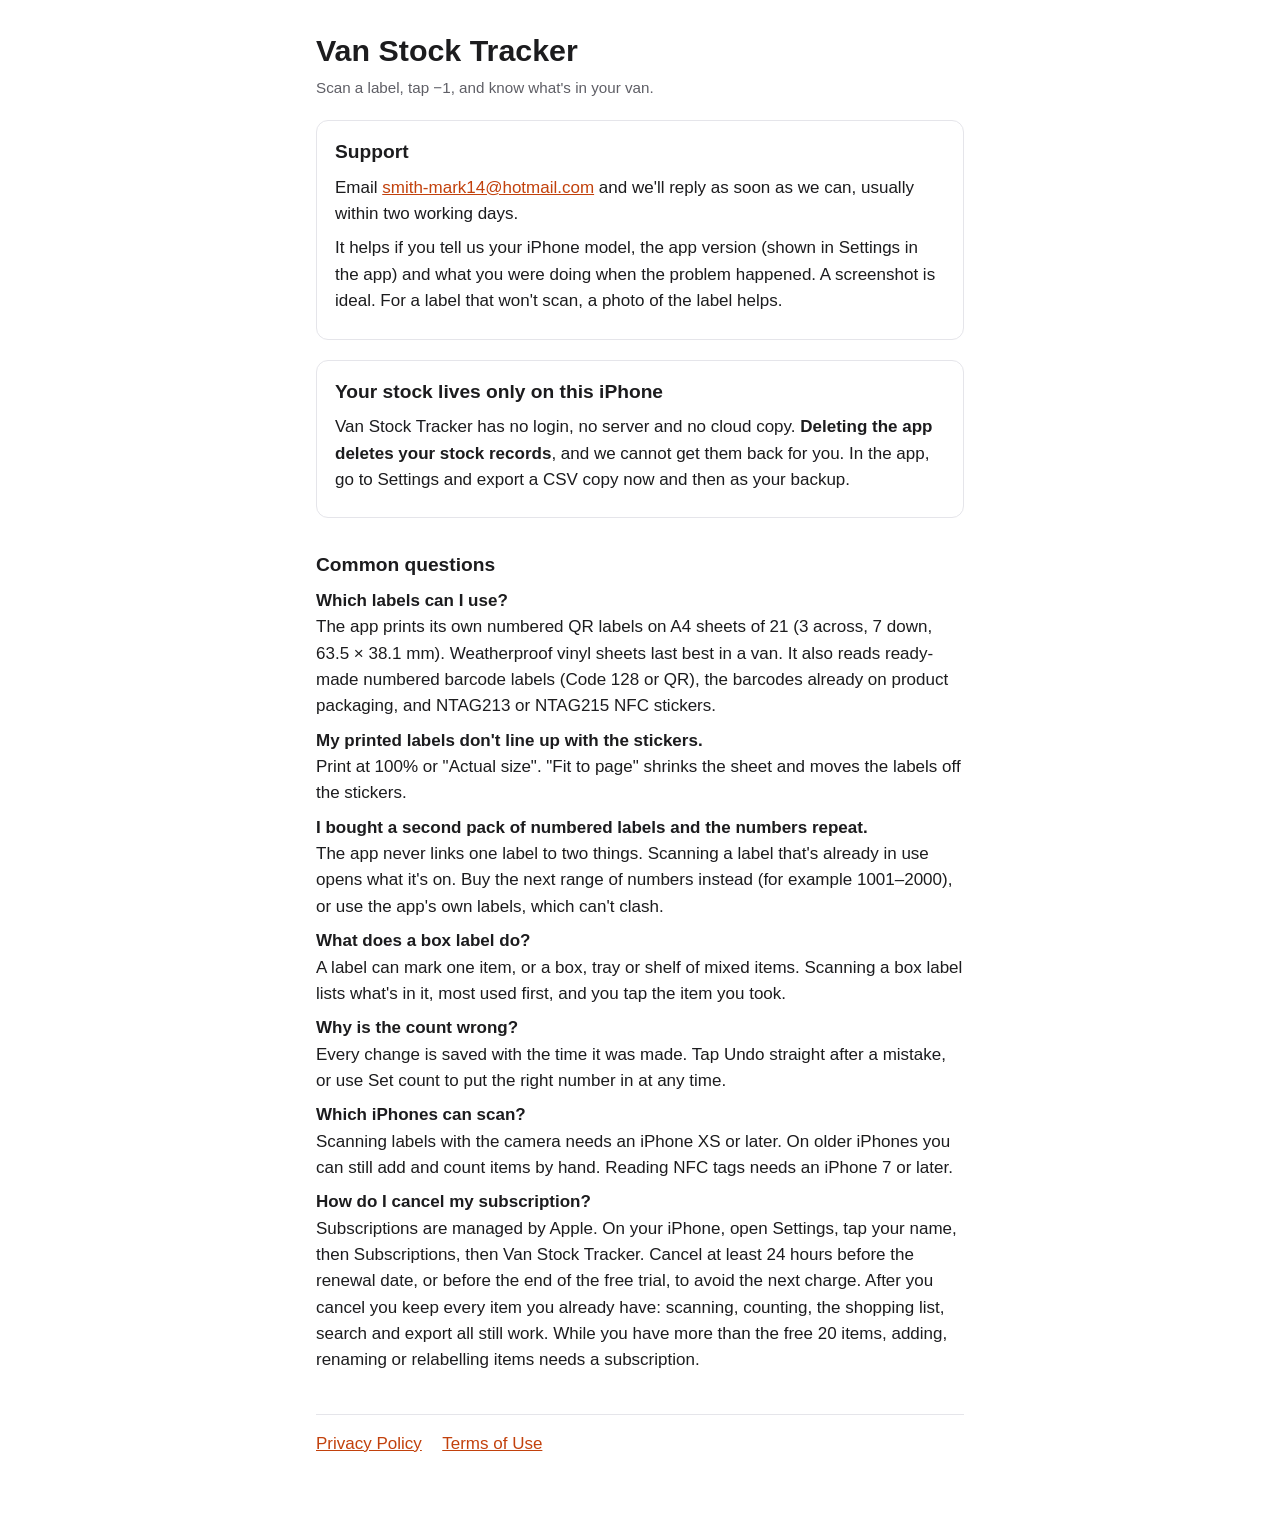
<file: index.html>
<!DOCTYPE html>
<html lang="en-GB">
<head>
<meta charset="utf-8">
<meta name="viewport" content="width=device-width, initial-scale=1">
<title>Van Stock Tracker Support</title>
<link rel="stylesheet" href="style.css">
</head>
<body>
<main>
  <h1>Van Stock Tracker</h1>
  <p class="muted">Scan a label, tap &minus;1, and know what's in your van.</p>

  <div class="card">
    <h2 style="margin-top:0">Support</h2>
    <p>Email <a href="mailto:smith-mark14@hotmail.com?subject=Van%20Stock%20Tracker">smith-mark14@hotmail.com</a>
       and we'll reply as soon as we can, usually within two working days.</p>
    <p>It helps if you tell us your iPhone model, the app version (shown in Settings in the app) and what you were
       doing when the problem happened. A screenshot is ideal. For a label that won't scan, a photo of the label helps.</p>
  </div>

  <div class="card">
    <h2 style="margin-top:0">Your stock lives only on this iPhone</h2>
    <p>Van Stock Tracker has no login, no server and no cloud copy. <strong>Deleting the app deletes your stock
    records</strong>, and we cannot get them back for you. In the app, go to Settings and export a CSV copy now and
    then as your backup.</p>
  </div>

  <h2>Common questions</h2>

  <p><strong>Which labels can I use?</strong><br>
  The app prints its own numbered QR labels on A4 sheets of 21 (3 across, 7 down, 63.5 &times; 38.1 mm). Weatherproof
  vinyl sheets last best in a van. It also reads ready-made numbered barcode labels (Code 128 or QR), the barcodes
  already on product packaging, and NTAG213 or NTAG215 NFC stickers.</p>

  <p><strong>My printed labels don't line up with the stickers.</strong><br>
  Print at 100% or "Actual size". "Fit to page" shrinks the sheet and moves the labels off the stickers.</p>

  <p><strong>I bought a second pack of numbered labels and the numbers repeat.</strong><br>
  The app never links one label to two things. Scanning a label that's already in use opens what it's on. Buy the next
  range of numbers instead (for example 1001&ndash;2000), or use the app's own labels, which can't clash.</p>

  <p><strong>What does a box label do?</strong><br>
  A label can mark one item, or a box, tray or shelf of mixed items. Scanning a box label lists what's in it, most
  used first, and you tap the item you took.</p>

  <p><strong>Why is the count wrong?</strong><br>
  Every change is saved with the time it was made. Tap Undo straight after a mistake, or use Set count to put the right
  number in at any time.</p>

  <p><strong>Which iPhones can scan?</strong><br>
  Scanning labels with the camera needs an iPhone XS or later. On older iPhones you can still add and count items by
  hand. Reading NFC tags needs an iPhone 7 or later.</p>

  <p><strong>How do I cancel my subscription?</strong><br>
  Subscriptions are managed by Apple. On your iPhone, open Settings, tap your name, then Subscriptions, then Van Stock
  Tracker. Cancel at least 24 hours before the renewal date, or before the end of the free trial, to avoid the next
  charge. After you cancel you keep every item you already have: scanning, counting, the shopping list, search and
  export all still work. While you have more than the free 20 items, adding, renaming or relabelling items needs a subscription.</p>

  <nav>
    <a href="privacy.html">Privacy Policy</a>
    <a href="terms.html">Terms of Use</a>
  </nav>
</main>
</body>
</html>
</file>
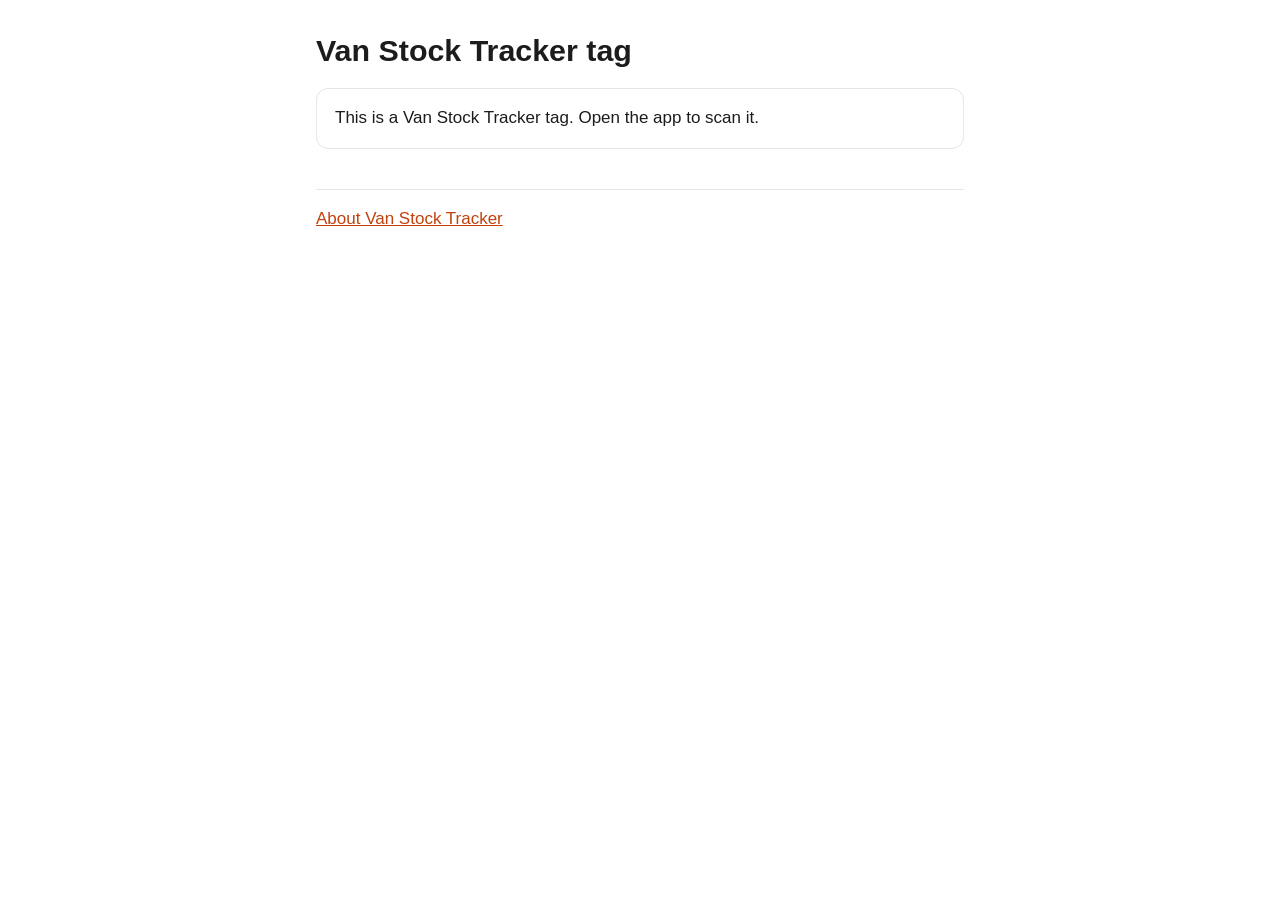
<file: t/index.html>
<!DOCTYPE html>
<html lang="en-GB">
<head>
<meta charset="utf-8">
<meta name="viewport" content="width=device-width, initial-scale=1">
<title>Van Stock Tracker tag</title>
<link rel="stylesheet" href="../style.css">
</head>
<body>
<main>
  <h1>Van Stock Tracker tag</h1>
  <div class="card">
    <p style="margin:0">This is a Van Stock Tracker tag. Open the app to scan it.</p>
  </div>
  <nav>
    <a href="../index.html">About Van Stock Tracker</a>
  </nav>
</main>
</body>
</html>
</file>
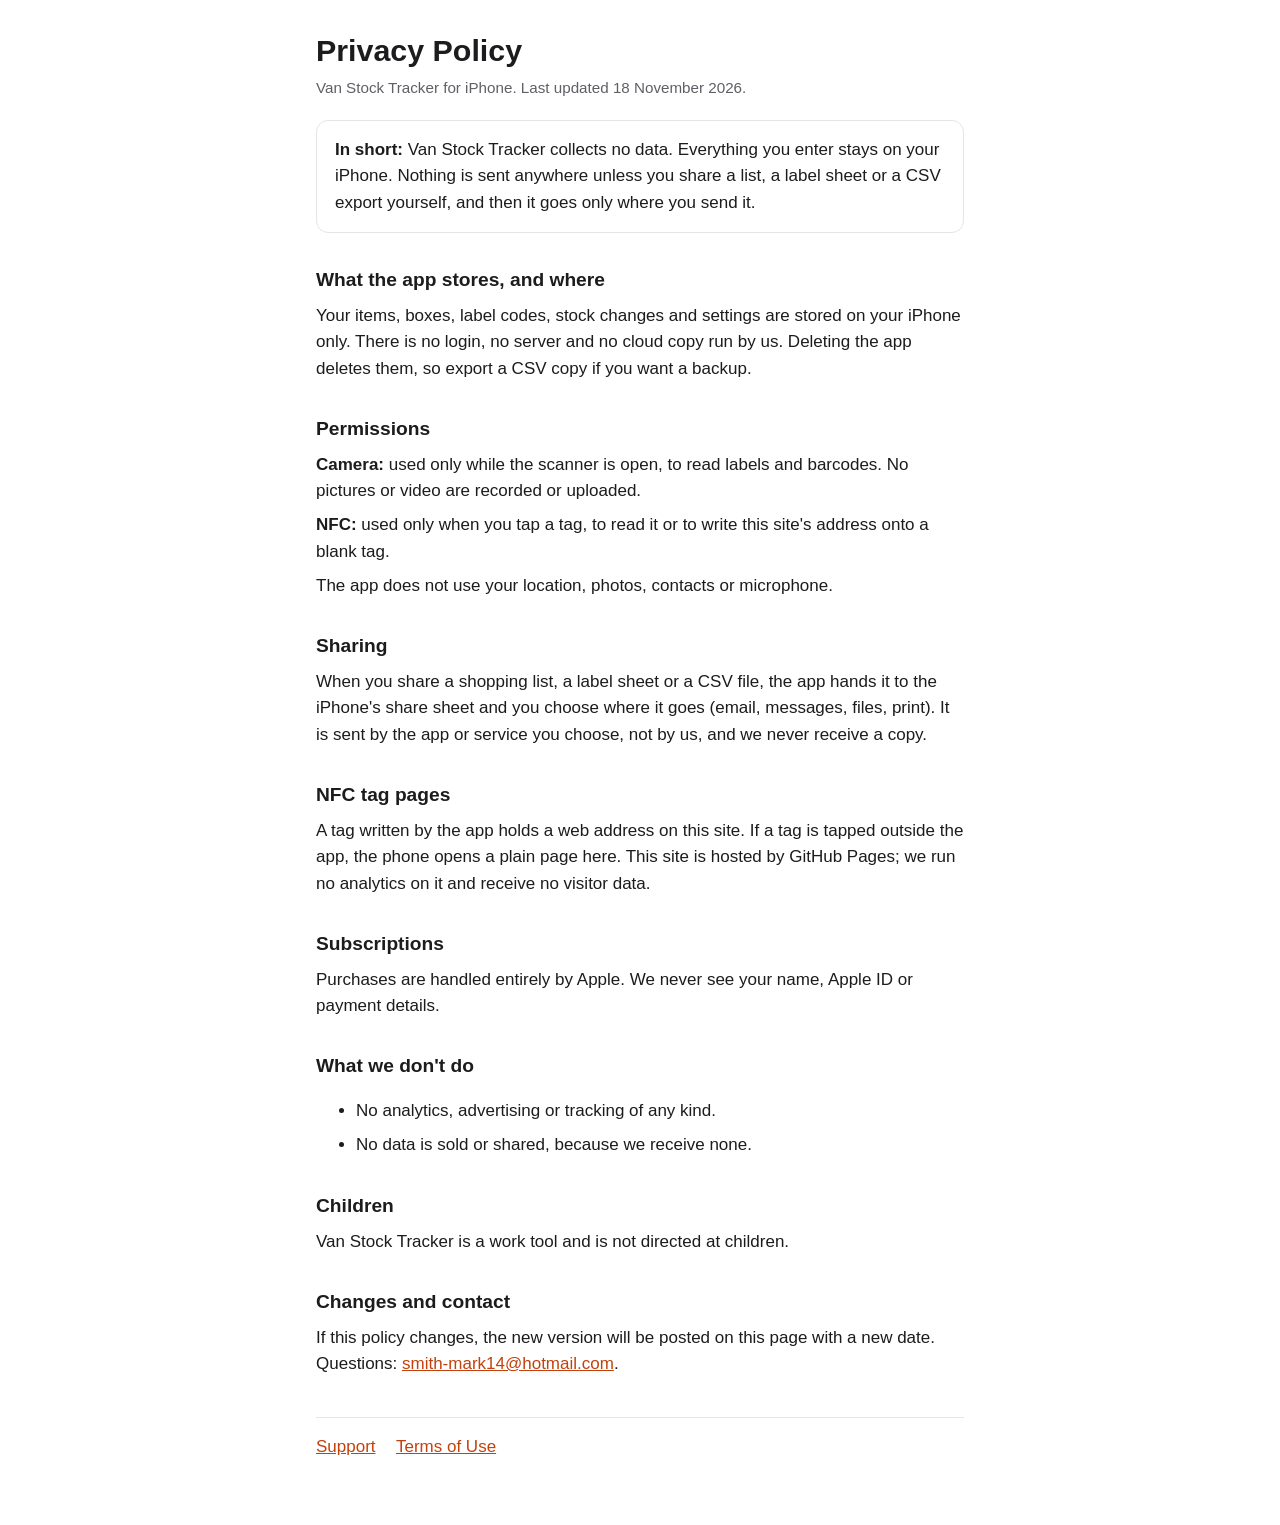
<file: privacy.html>
<!DOCTYPE html>
<html lang="en-GB">
<head>
<meta charset="utf-8">
<meta name="viewport" content="width=device-width, initial-scale=1">
<title>Van Stock Tracker Privacy</title>
<link rel="stylesheet" href="style.css">
</head>
<body>
<main>
  <h1>Privacy Policy</h1>
  <p class="muted">Van Stock Tracker for iPhone. Last updated 18 November 2026.</p>

  <div class="card">
    <p style="margin:0"><strong>In short:</strong> Van Stock Tracker collects no data. Everything you enter stays on
    your iPhone. Nothing is sent anywhere unless you share a list, a label sheet or a CSV export yourself, and then it
    goes only where you send it.</p>
  </div>

  <h2>What the app stores, and where</h2>
  <p>Your items, boxes, label codes, stock changes and settings are stored on your iPhone only. There is no login, no
  server and no cloud copy run by us. Deleting the app deletes them, so export a CSV copy if you want a backup.</p>

  <h2>Permissions</h2>
  <p><strong>Camera:</strong> used only while the scanner is open, to read labels and barcodes. No pictures or video are
  recorded or uploaded.</p>
  <p><strong>NFC:</strong> used only when you tap a tag, to read it or to write this site's address onto a blank tag.</p>
  <p>The app does not use your location, photos, contacts or microphone.</p>

  <h2>Sharing</h2>
  <p>When you share a shopping list, a label sheet or a CSV file, the app hands it to the iPhone's share sheet and you
  choose where it goes (email, messages, files, print). It is sent by the app or service you choose, not by us, and we
  never receive a copy.</p>

  <h2>NFC tag pages</h2>
  <p>A tag written by the app holds a web address on this site. If a tag is tapped outside the app, the phone opens a
  plain page here. This site is hosted by GitHub Pages; we run no analytics on it and receive no visitor data.</p>

  <h2>Subscriptions</h2>
  <p>Purchases are handled entirely by Apple. We never see your name, Apple ID or payment details.</p>

  <h2>What we don't do</h2>
  <ul>
    <li>No analytics, advertising or tracking of any kind.</li>
    <li>No data is sold or shared, because we receive none.</li>
  </ul>

  <h2>Children</h2>
  <p>Van Stock Tracker is a work tool and is not directed at children.</p>

  <h2>Changes and contact</h2>
  <p>If this policy changes, the new version will be posted on this page with a new date. Questions:
  <a href="mailto:smith-mark14@hotmail.com?subject=Van%20Stock%20Tracker%20privacy">smith-mark14@hotmail.com</a>.</p>

  <nav>
    <a href="index.html">Support</a>
    <a href="terms.html">Terms of Use</a>
  </nav>
</main>
</body>
</html>
</file>
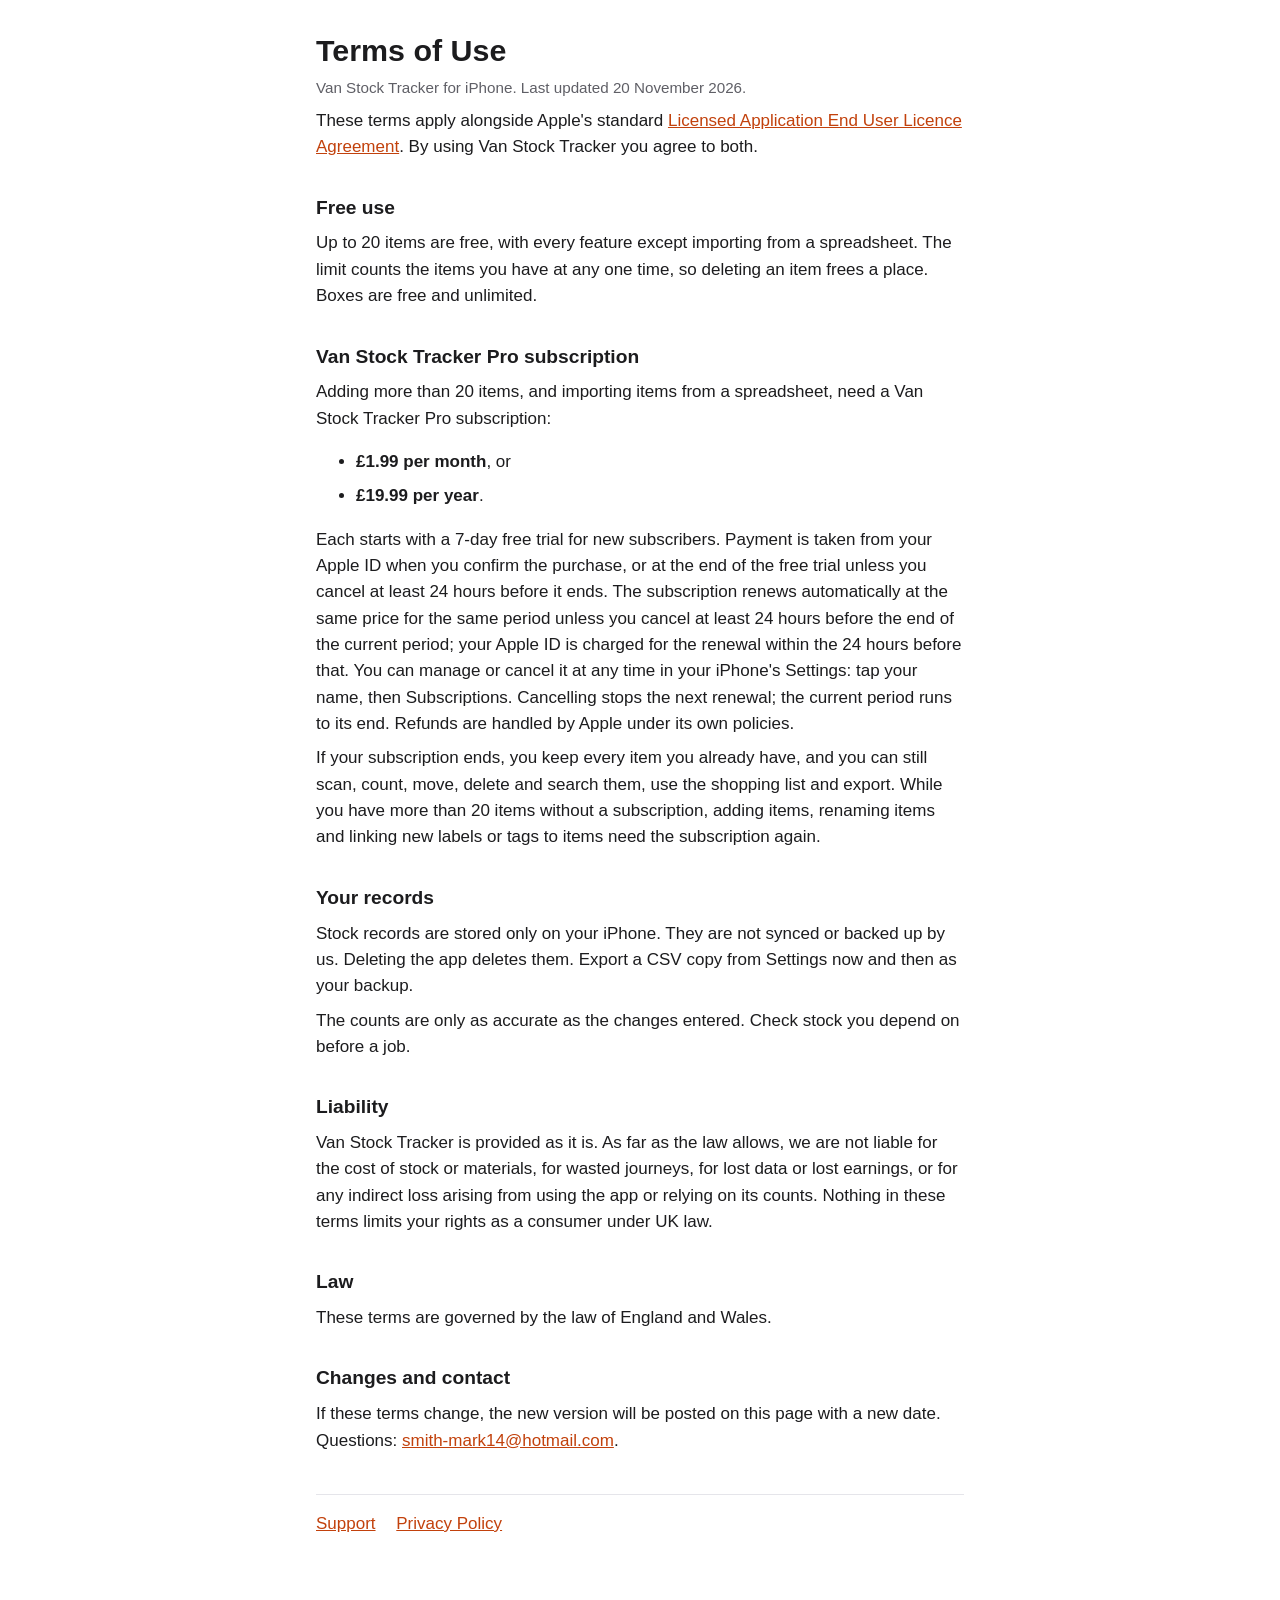
<file: terms.html>
<!DOCTYPE html>
<html lang="en-GB">
<head>
<meta charset="utf-8">
<meta name="viewport" content="width=device-width, initial-scale=1">
<title>Van Stock Tracker Terms</title>
<link rel="stylesheet" href="style.css">
</head>
<body>
<main>
  <h1>Terms of Use</h1>
  <p class="muted">Van Stock Tracker for iPhone. Last updated 20 November 2026.</p>

  <p>These terms apply alongside Apple's standard
  <a href="https://www.apple.com/legal/internet-services/itunes/dev/stdeula/">Licensed Application End User Licence Agreement</a>.
  By using Van Stock Tracker you agree to both.</p>

  <h2>Free use</h2>
  <p>Up to 20 items are free, with every feature except importing from a spreadsheet. The limit counts the items you have at any one time, so deleting an
  item frees a place. Boxes are free and unlimited.</p>

  <h2>Van Stock Tracker Pro subscription</h2>
  <p>Adding more than 20 items, and importing items from a spreadsheet, need a Van Stock Tracker Pro subscription:</p>
  <ul>
    <li><strong>£1.99 per month</strong>, or</li>
    <li><strong>£19.99 per year</strong>.</li>
  </ul>
  <p>Each starts with a 7-day free trial for new subscribers. Payment is taken from your Apple ID when you confirm the
  purchase, or at the end of the free trial unless you cancel at least 24 hours before it ends. The subscription renews
  automatically at the same price for the same period unless you cancel at least 24 hours before the end of the
  current period; your Apple ID is charged for the renewal within the 24 hours before that. You can manage or cancel it
  at any time in your iPhone's Settings: tap your name, then Subscriptions. Cancelling stops the next renewal; the
  current period runs to its end. Refunds are handled by Apple under its own policies.</p>
  <p>If your subscription ends, you keep every item you already have, and you can still scan, count, move, delete and
  search them, use the shopping list and export. While you have more than 20 items without a subscription, adding
  items, renaming items and linking new labels or tags to items need the subscription again.</p>

  <h2>Your records</h2>
  <p>Stock records are stored only on your iPhone. They are not synced or backed up by us. Deleting the app deletes them.
  Export a CSV copy from Settings now and then as your backup.</p>
  <p>The counts are only as accurate as the changes entered. Check stock you depend on before a job.</p>

  <h2>Liability</h2>
  <p>Van Stock Tracker is provided as it is. As far as the law allows, we are not liable for the cost of stock or
  materials, for wasted journeys, for lost data or lost earnings, or for any indirect loss arising from using the app or
  relying on its counts. Nothing in these terms limits your rights as a consumer under UK law.</p>

  <h2>Law</h2>
  <p>These terms are governed by the law of England and Wales.</p>

  <h2>Changes and contact</h2>
  <p>If these terms change, the new version will be posted on this page with a new date. Questions:
  <a href="mailto:smith-mark14@hotmail.com?subject=Van%20Stock%20Tracker%20terms">smith-mark14@hotmail.com</a>.</p>

  <nav>
    <a href="index.html">Support</a>
    <a href="privacy.html">Privacy Policy</a>
  </nav>
</main>
</body>
</html>
</file>
<file: style.css>
:root {
  --bg: #ffffff;
  --text: #1c1c1e;
  --muted: #5f5f66;
  --accent: #c2410c;
  --rule: #e5e5ea;
}
@media (prefers-color-scheme: dark) {
  :root { --bg: #111113; --text: #f2f2f7; --muted: #a1a1aa; --accent: #fb923c; --rule: #2c2c2e; }
}
* { box-sizing: border-box; }
body {
  margin: 0;
  background: var(--bg);
  color: var(--text);
  font: 17px/1.55 -apple-system, BlinkMacSystemFont, "Segoe UI", Roboto, sans-serif;
}
main { max-width: 680px; margin: 0 auto; padding: 32px 16px 64px; }
h1 { font-size: 1.9rem; line-height: 1.2; margin: 0 0 4px; }
h2 { font-size: 1.2rem; margin: 2rem 0 0.5rem; }
p, li { margin: 0.5rem 0; }
a { color: var(--accent); }
.muted { color: var(--muted); font-size: 0.95rem; }
.card { border: 1px solid var(--rule); border-radius: 12px; padding: 16px 18px; margin: 1.25rem 0; }
nav { margin-top: 2.5rem; padding-top: 1rem; border-top: 1px solid var(--rule); }
nav a { margin-right: 1rem; }
</file>
